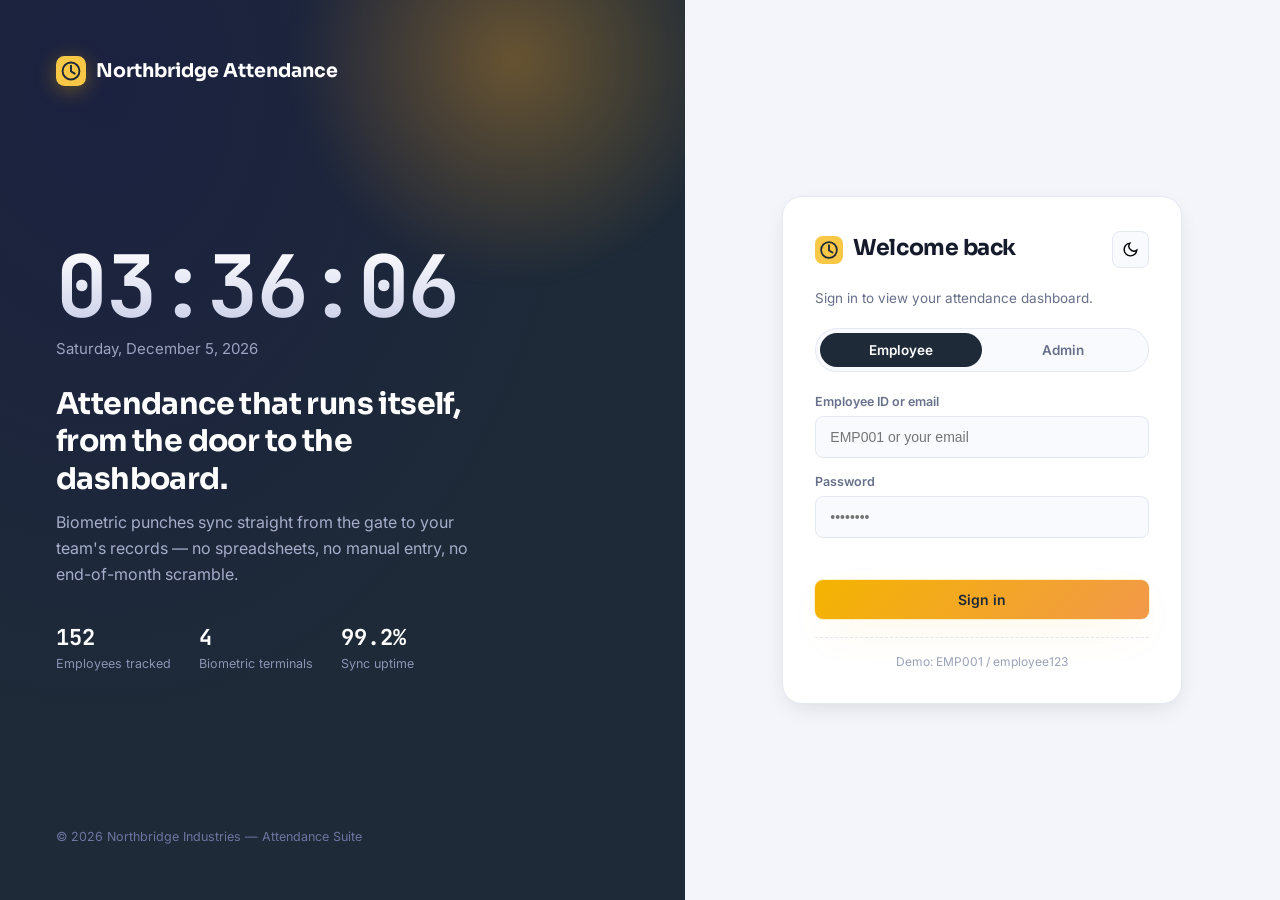
<file: index.html>
<!DOCTYPE html>
<html lang="en" data-theme="light">
<head>
<meta charset="UTF-8">
<meta name="viewport" content="width=device-width, initial-scale=1.0">
<title>Northbridge Attendance — Sign in</title>
<link rel="stylesheet" href="css/styles.css">
</head>
<body>

<div class="login-wrap">
  <div class="login-brand">
    <div class="brand-mark">
      <svg class="brand-logo" width="30" height="30" viewBox="0 0 32 32" fill="none" xmlns="http://www.w3.org/2000/svg">
        <rect width="32" height="32" rx="9" fill="url(#logoGradHero)"/>
        <circle cx="16" cy="16" r="9" stroke="#1E2A38" stroke-width="2"/>
        <path d="M16 10.5v6l4 2.3" stroke="#1E2A38" stroke-width="2.1" stroke-linecap="round" stroke-linejoin="round"/>
        <defs><linearGradient id="logoGradHero" x1="0" y1="0" x2="32" y2="32"><stop stop-color="#F9C846"/><stop offset="1" stop-color="#F2994A"/></linearGradient></defs>
      </svg>
      Northbridge Attendance
    </div>

    <div class="login-hero">
      <div class="login-clock mono" id="liveClock">00:00:00</div>
      <div class="login-date" id="liveDate">Loading date…</div>
      <h1>Attendance that runs itself, from the door to the dashboard.</h1>
      <p>Biometric punches sync straight from the gate to your team's records — no spreadsheets, no manual entry, no end-of-month scramble.</p>

      <div class="login-stats">
        <div><b class="mono">152</b><span>Employees tracked</span></div>
        <div><b class="mono">4</b><span>Biometric terminals</span></div>
        <div><b class="mono">99.2%</b><span>Sync uptime</span></div>
      </div>
    </div>

    <div class="login-foot">© 2026 Northbridge Industries — Attendance Suite</div>
  </div>

  <div class="login-panel">
    <div class="login-card" id="loginPanel" data-role="employee">
      <div class="login-card-top">
        <div style="display:flex;align-items:center;gap:10px;">
          <svg width="28" height="28" viewBox="0 0 32 32" fill="none" xmlns="http://www.w3.org/2000/svg">
            <rect width="32" height="32" rx="9" fill="url(#logoGradCard)"/>
            <circle cx="16" cy="16" r="9" stroke="#1E2A38" stroke-width="2"/>
            <path d="M16 10.5v6l4 2.3" stroke="#1E2A38" stroke-width="2.1" stroke-linecap="round" stroke-linejoin="round"/>
            <defs><linearGradient id="logoGradCard" x1="0" y1="0" x2="32" y2="32"><stop stop-color="#F9C846"/><stop offset="1" stop-color="#F2994A"/></linearGradient></defs>
          </svg>
          <h2>Welcome back</h2>
        </div>
        <button class="btn-icon" data-theme-toggle aria-label="Toggle dark mode" title="Toggle dark mode">
          <svg width="17" height="17" viewBox="0 0 24 24" fill="none" stroke="currentColor" stroke-width="2"><path d="M21 12.79A9 9 0 1 1 11.21 3 7 7 0 0 0 21 12.79z"/></svg>
        </button>
      </div>
      <p class="sub">Sign in to view your attendance dashboard.</p>

      <div class="role-tabs">
        <button type="button" class="role-tab active" data-role="employee">Employee</button>
        <button type="button" class="role-tab" data-role="admin">Admin</button>
      </div>

      <form id="loginForm" novalidate>
        <div class="field">
          <label id="idLabel" for="loginId">Employee ID or email</label>
          <input type="text" id="loginId" placeholder="EMP001 or your email" autocomplete="username" required>
        </div>
        <div class="field">
          <label for="loginPassword">Password</label>
          <input type="password" id="loginPassword" placeholder="••••••••" autocomplete="current-password" required>
        </div>
        <div class="field-error" id="loginError"></div>
        <button type="submit" class="btn btn-primary">Sign in</button>
      </form>

      <div class="cred-hint" id="credHint">Demo: EMP001 / employee123</div>
    </div>
  </div>
</div>

<script src="js/config.js"></script>
<script src="js/mockData.js"></script>
<script src="js/utils.js"></script>
<script src="js/theme.js"></script>
<script src="js/auth.js"></script>
<script>
  // If already logged in, skip straight to the right dashboard.
  (function () {
    const u = Session.get();
    if (u) window.location.href = u.role === "admin" ? "admin.html" : "employee.html";
  })();

  function tickClock() {
    const now = new Date();
    document.getElementById("liveClock").textContent = now.toLocaleTimeString("en-US", { hour12: false });
    document.getElementById("liveDate").textContent = now.toLocaleDateString("en-US", { weekday: "long", year: "numeric", month: "long", day: "numeric" });
  }
  tickClock();
  setInterval(tickClock, 1000);
</script>
</body>
</html>
</file>
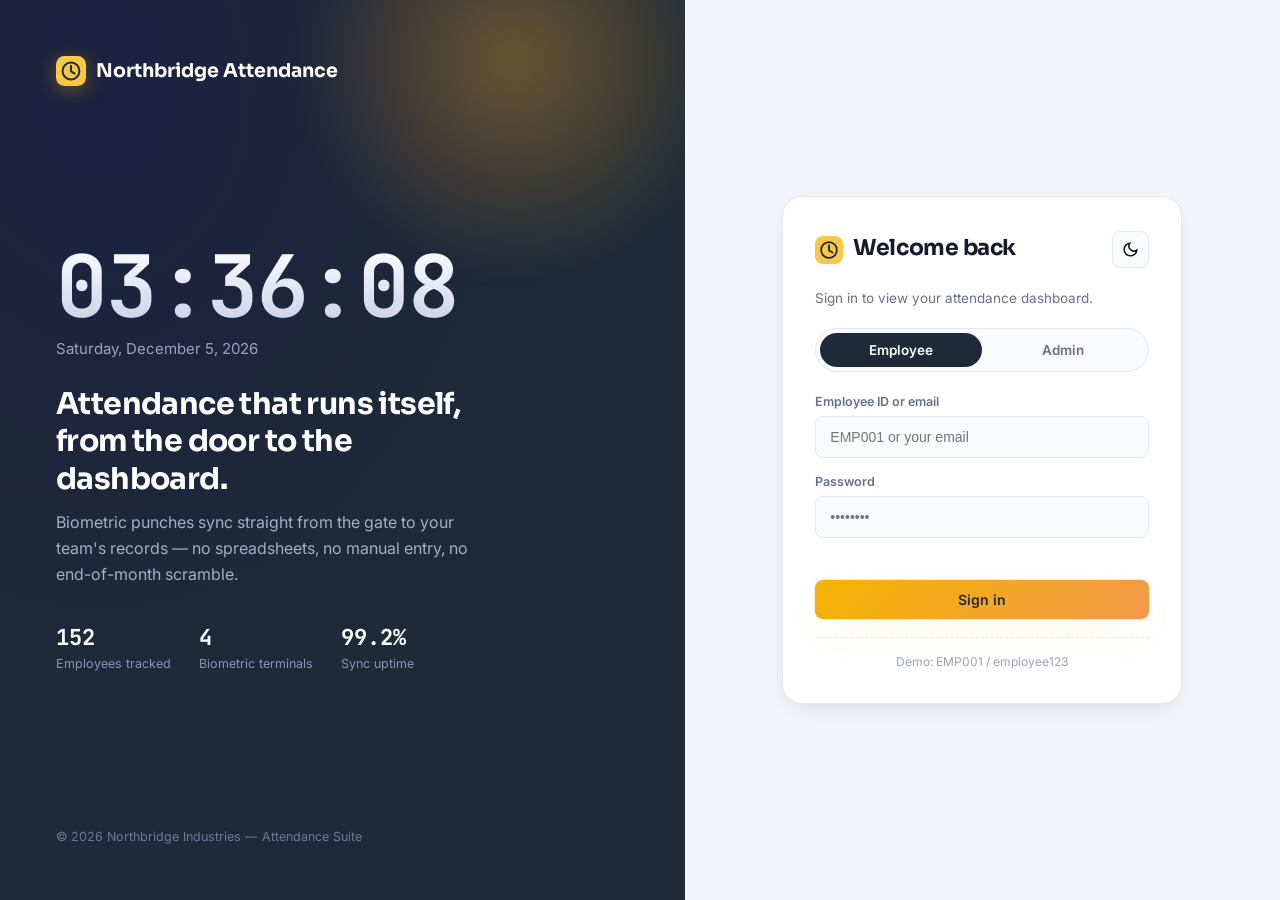
<file: admin.html>
<!DOCTYPE html>
<html lang="en" data-theme="light">
<head>
<meta charset="UTF-8">
<meta name="viewport" content="width=device-width, initial-scale=1.0">
<title>Admin Console — Northbridge Attendance</title>
<link rel="stylesheet" href="css/styles.css">
</head>
<body>

<div class="sidebar-scrim" id="scrim"></div>

<div class="app">
  <aside class="sidebar" id="sidebar">
    <div class="sidebar-brand">
      <svg class="brand-logo" width="28" height="28" viewBox="0 0 32 32" fill="none" xmlns="http://www.w3.org/2000/svg">
        <rect width="32" height="32" rx="9" fill="url(#logoGradSideAdm)"/>
        <circle cx="16" cy="16" r="9" stroke="#1E2A38" stroke-width="2"/>
        <path d="M16 10.5v6l4 2.3" stroke="#1E2A38" stroke-width="2.1" stroke-linecap="round" stroke-linejoin="round"/>
        <defs><linearGradient id="logoGradSideAdm" x1="0" y1="0" x2="32" y2="32"><stop stop-color="#F9C846"/><stop offset="1" stop-color="#F2994A"/></linearGradient></defs>
      </svg>
      Northbridge
    </div>

    <div class="nav-group-label">Admin console</div>
    <nav>
      <a href="#" class="nav-item active" data-view="overview">
        <svg width="17" height="17" viewBox="0 0 24 24" fill="none" stroke="currentColor" stroke-width="2"><rect x="3" y="3" width="7" height="9" rx="1.5"/><rect x="14" y="3" width="7" height="5" rx="1.5"/><rect x="14" y="12" width="7" height="9" rx="1.5"/><rect x="3" y="16" width="7" height="5" rx="1.5"/></svg>
        Overview
      </a>
      <a href="#" class="nav-item" data-view="employees">
        <svg width="17" height="17" viewBox="0 0 24 24" fill="none" stroke="currentColor" stroke-width="2"><path d="M17 21v-2a4 4 0 0 0-4-4H5a4 4 0 0 0-4 4v2"/><circle cx="9" cy="7" r="4"/><path d="M23 21v-2a4 4 0 0 0-3-3.87M16 3.13a4 4 0 0 1 0 7.75"/></svg>
        Employees
      </a>
      <a href="#" class="nav-item" data-view="live">
        <svg width="17" height="17" viewBox="0 0 24 24" fill="none" stroke="currentColor" stroke-width="2"><circle cx="12" cy="12" r="9"/><path d="M12 7v5l3 3"/></svg>
        Live attendance
      </a>
      <a href="#" class="nav-item" data-view="departments">
        <svg width="17" height="17" viewBox="0 0 24 24" fill="none" stroke="currentColor" stroke-width="2"><path d="M3 21V8l9-5 9 5v13M9 21v-6h6v6"/></svg>
        Departments
      </a>
      <a href="#" class="nav-item" data-view="requests">
        <svg width="17" height="17" viewBox="0 0 24 24" fill="none" stroke="currentColor" stroke-width="2"><path d="M9 11H5a2 2 0 0 0-2 2v7a2 2 0 0 0 2 2h4M9 11V9a2 2 0 0 1 2-2h6l4 4v7a2 2 0 0 1-2 2h-8"/><path d="M9 11v11M13 15h4"/></svg>
        Requests
      </a>
      <a href="#" class="nav-item" data-view="payroll">
        <svg width="17" height="17" viewBox="0 0 24 24" fill="none" stroke="currentColor" stroke-width="2"><rect x="2" y="5" width="20" height="14" rx="2"/><path d="M2 10h20M6 15h4"/></svg>
        Payroll
      </a>
      <a href="#" class="nav-item" data-view="reports">
        <svg width="17" height="17" viewBox="0 0 24 24" fill="none" stroke="currentColor" stroke-width="2"><path d="M14 3H6a2 2 0 0 0-2 2v14a2 2 0 0 0 2 2h12a2 2 0 0 0 2-2V9z"/><path d="M14 3v6h6M9 13h6M9 17h6"/></svg>
        Reports
      </a>
      <a href="#" class="nav-item" data-view="sync">
        <svg width="17" height="17" viewBox="0 0 24 24" fill="none" stroke="currentColor" stroke-width="2"><path d="M21 12a9 9 0 1 1-3-6.7"/><path d="M21 3v6h-6"/></svg>
        Machine sync
      </a>

      <div class="nav-group-label">Account</div>
      <a href="#" class="nav-item" data-view="settings">
        <svg width="17" height="17" viewBox="0 0 24 24" fill="none" stroke="currentColor" stroke-width="2"><circle cx="12" cy="12" r="3"/><path d="M19.4 15a1.65 1.65 0 0 0 .33 1.82l.06.06a2 2 0 1 1-2.83 2.83l-.06-.06a1.65 1.65 0 0 0-1.82-.33 1.65 1.65 0 0 0-1 1.51V21a2 2 0 0 1-4 0v-.09A1.65 1.65 0 0 0 9 19.4a1.65 1.65 0 0 0-1.82.33l-.06.06a2 2 0 1 1-2.83-2.83l.06-.06a1.65 1.65 0 0 0 .33-1.82 1.65 1.65 0 0 0-1.51-1H3a2 2 0 0 1 0-4h.09A1.65 1.65 0 0 0 4.6 9a1.65 1.65 0 0 0-.33-1.82l-.06-.06a2 2 0 1 1 2.83-2.83l.06.06a1.65 1.65 0 0 0 1.82.33H9a1.65 1.65 0 0 0 1-1.51V3a2 2 0 0 1 4 0v.09a1.65 1.65 0 0 0 1 1.51 1.65 1.65 0 0 0 1.82-.33l.06-.06a2 2 0 1 1 2.83 2.83l-.06.06a1.65 1.65 0 0 0-.33 1.82V9a1.65 1.65 0 0 0 1.51 1H21a2 2 0 0 1 0 4h-.09a1.65 1.65 0 0 0-1.51 1z"/></svg>
        Settings
      </a>
    </nav>

    <div class="sidebar-foot">
      <div class="sidebar-user">
        <div class="avatar" id="sideAvatar">--</div>
        <div>
          <div class="name" id="sideName">Loading…</div>
          <div class="role">Administrator</div>
        </div>
      </div>
      <a href="#" class="logout-link" id="logoutBtn">
        <svg width="14" height="14" viewBox="0 0 24 24" fill="none" stroke="currentColor" stroke-width="2"><path d="M9 21H5a2 2 0 0 1-2-2V5a2 2 0 0 1 2-2h4M16 17l5-5-5-5M21 12H9"/></svg>
        Sign out
      </a>
    </div>
  </aside>

  <div class="main">
    <header class="topbar">
      <button class="hamburger" id="hamburger" aria-label="Open menu">
        <svg width="22" height="22" viewBox="0 0 24 24" fill="none" stroke="currentColor" stroke-width="2"><path d="M3 6h18M3 12h18M3 18h18"/></svg>
      </button>
      <div class="topbar-brand">
        <span class="tb-company-pill">Northbridge Industries
          <svg width="10" height="10" viewBox="0 0 24 24" fill="none" stroke="currentColor" stroke-width="2.5"><path d="m6 9 6 6 6-6"/></svg>
        </span>
      </div>
      <div class="topbar-search">
        <svg width="15" height="15" viewBox="0 0 24 24" fill="none" stroke="currentColor" stroke-width="2"><circle cx="11" cy="11" r="7"/><path d="m21 21-4.3-4.3"/></svg>
        <input type="text" id="globalSearch" placeholder="Search employees…">
      </div>
      <div class="topbar-right">
        <span class="topbar-clock mono"><span class="live-dot"></span><span id="topClock">--:--:--</span></span>
        <div class="notif-wrap">
          <button class="btn-icon" id="notifBtn" aria-label="Notifications" title="Notifications">
            <svg width="17" height="17" viewBox="0 0 24 24" fill="none" stroke="currentColor" stroke-width="2"><path d="M18 8a6 6 0 0 0-12 0c0 7-3 9-3 9h18s-3-2-3-9"/><path d="M13.73 21a2 2 0 0 1-3.46 0"/></svg>
            <span class="tb-dot hidden" id="notifDot"></span>
          </button>
          <div class="notif-panel" id="notifPanel">
            <div class="notif-head"><strong>Notifications</strong><button id="markAllReadBtn">Mark all read</button></div>
            <div id="notifList"></div>
          </div>
        </div>
        <button class="btn-icon" data-theme-toggle aria-label="Toggle dark mode" title="Toggle dark mode">
          <svg width="17" height="17" viewBox="0 0 24 24" fill="none" stroke="currentColor" stroke-width="2"><path d="M21 12.79A9 9 0 1 1 11.21 3 7 7 0 0 0 21 12.79z"/></svg>
        </button>
      </div>
    </header>

    <main class="content">

      <!-- OVERVIEW -->
      <section class="view active" id="view-overview">
        <div class="page-head">
          <div><h1>Good to see you</h1><p class="desc" id="todayLongDate">—</p></div>
          <span class="topbar-clock mono" style="font-size:15px;"><span class="live-dot"></span><span id="heroClockAdmin">--:--:--</span></span>
        </div>

        <div class="grid grid-4 stagger-in" style="margin-bottom:18px;" id="kpiRow"></div>

        <div class="grid grid-2-1" style="margin-bottom:18px;">
          <div class="card">
            <div class="card-title">Attendance trend — last 14 days</div>
            <canvas class="chart-canvas" id="trendChart"></canvas>
          </div>
          <div class="card">
            <div class="card-title">Today's breakdown</div>
            <canvas class="chart-canvas sm" id="todayDonut"></canvas>
            <div class="cal-legend" style="margin-top:10px;justify-content:center;">
              <span><i style="background:var(--ok)"></i>Present</span>
              <span><i style="background:var(--warn)"></i>Late</span>
              <span><i style="background:var(--danger)"></i>Absent</span>
              <span><i style="background:var(--info)"></i>Leave</span>
            </div>
          </div>
        </div>

        <div class="grid grid-2-1">
          <div class="card">
            <div class="card-title">Department-wise presence today <span class="link" data-goto="departments">View all</span></div>
            <div class="grid grid-2" id="deptMiniRow"></div>
          </div>
          <div class="card">
            <div class="card-title">Live feed <span class="link" data-goto="live">Open live view</span></div>
            <div id="miniLiveFeed"></div>
          </div>
        </div>
      </section>

      <!-- EMPLOYEES -->
      <section class="view" id="view-employees">
        <div class="page-head"><div><h1>All employees</h1><p class="desc">152 employees across 9 departments.</p></div></div>
        <div class="card">
          <div class="table-toolbar">
            <div class="filter-row">
              <input type="text" class="search-input" id="empSearch" placeholder="Search by name, ID, email…">
              <select class="select" id="empDeptFilter"><option value="">All departments</option></select>
              <select class="select" id="empStatusFilter">
                <option value="">All statuses</option><option>Active</option><option>Inactive</option>
              </select>
            </div>
            <div style="display:flex;gap:8px;">
              <button class="btn btn-ghost btn-sm" id="exportEmpBtn">
                <svg width="14" height="14" viewBox="0 0 24 24" fill="none" stroke="currentColor" stroke-width="2"><path d="M12 3v12m0 0-4-4m4 4 4-4M4 21h16"/></svg>
                Export CSV
              </button>
              <button class="btn btn-primary btn-sm" id="addEmpBtn" style="width:auto;">
                <svg width="14" height="14" viewBox="0 0 24 24" fill="none" stroke="currentColor" stroke-width="2"><path d="M12 5v14M5 12h14"/></svg>
                Add employee
              </button>
            </div>
          </div>
          <div class="table-wrap">
            <table>
              <thead><tr><th>Employee</th><th>Department</th><th>Designation</th><th>Status</th><th>Joined</th><th></th></tr></thead>
              <tbody id="empTableBody"></tbody>
            </table>
          </div>
          <div class="pagination" id="empPagination"></div>
        </div>
      </section>

      <!-- LIVE ATTENDANCE -->
      <section class="view" id="view-live">
        <div class="page-head">
          <div><h1>Live attendance — today</h1><p class="desc" id="liveDateLabel">—</p></div>
          <span class="badge badge-online" id="liveSyncBadge">● Synced just now</span>
        </div>
        <div class="grid grid-4 stagger-in" style="margin-bottom:18px;" id="liveStatRow"></div>
        <div class="card">
          <div class="table-toolbar">
            <div class="filter-row">
              <input type="text" class="search-input" id="liveSearch" placeholder="Search employee…">
              <select class="select" id="liveStatusFilter">
                <option value="">All statuses</option><option>Present</option><option>Late</option><option>Absent</option><option>Half Day</option><option>On Leave</option>
              </select>
            </div>
          </div>
          <div class="table-wrap">
            <table>
              <thead><tr><th>Employee</th><th>Department</th><th>Status</th><th>Punch In</th><th>Punch Out</th><th>Working hours</th></tr></thead>
              <tbody id="liveTableBody"></tbody>
            </table>
          </div>
        </div>
      </section>

      <!-- DEPARTMENTS -->
      <section class="view" id="view-departments">
        <div class="page-head"><div><h1>Departments</h1><p class="desc">Headcount and today's presence, by team.</p></div></div>
        <div class="grid grid-3 stagger-in" id="deptGrid"></div>
      </section>

      <!-- REPORTS -->
      <section class="view" id="view-reports">
        <div class="page-head"><div><h1>Reports</h1><p class="desc">Generate a range report, or pull the current late/absentee list.</p></div></div>

        <div class="card" style="margin-bottom:18px;">
          <div class="card-title">Date range report</div>
          <div class="filter-row" style="margin-bottom:16px;">
            <input type="date" class="select" id="repFrom">
            <input type="date" class="select" id="repTo">
            <select class="select" id="repDept"><option value="">All departments</option></select>
            <button class="btn btn-primary btn-sm" id="repGenerate" style="width:auto;">Generate report</button>
          </div>
          <div class="grid grid-4" id="repSummaryRow"></div>
        </div>

        <div class="card">
          <div class="table-toolbar">
            <div class="card-title" style="margin-bottom:0;">Late & absentee records</div>
            <button class="btn btn-ghost btn-sm" id="exportRepBtn">
              <svg width="14" height="14" viewBox="0 0 24 24" fill="none" stroke="currentColor" stroke-width="2"><path d="M12 3v12m0 0-4-4m4 4 4-4M4 21h16"/></svg>
              Export CSV
            </button>
          </div>
          <div class="table-wrap">
            <table>
              <thead><tr><th>Employee</th><th>Department</th><th>Date</th><th>Status</th><th>Late by</th></tr></thead>
              <tbody id="repTableBody"></tbody>
            </table>
          </div>
          <div class="pagination" id="repPagination"></div>
        </div>
      </section>

      <!-- MACHINE SYNC -->
      <section class="view" id="view-sync">
        <div class="page-head">
          <div><h1>Machine sync status</h1><p class="desc">Biometric terminals feeding attendance into the sheet.</p></div>
          <button class="btn btn-primary btn-sm" id="syncNowBtn" style="width:auto;">Sync now</button>
        </div>
        <div class="grid grid-2-1">
          <div class="card">
            <div class="card-title">Terminals</div>
            <div id="deviceList"></div>
          </div>
          <div class="card">
            <div class="card-title">Sync log</div>
            <div id="syncLog"></div>
          </div>
        </div>
      </section>

      <!-- REQUESTS -->
      <section class="view" id="view-requests">
        <div class="page-head"><div><h1>Leave &amp; regularization requests</h1><p class="desc">Review and action requests submitted by employees.</p></div></div>
        <div class="card">
          <div class="request-tabs" id="reqTabs">
            <button class="request-tab active" data-status="Pending">Pending</button>
            <button class="request-tab" data-status="Approved">Approved</button>
            <button class="request-tab" data-status="Rejected">Rejected</button>
            <button class="request-tab" data-status="">All</button>
          </div>
          <div class="table-wrap">
            <table>
              <thead><tr><th>Employee</th><th>Type</th><th>Details</th><th>Reason</th><th>Submitted</th><th>Status</th><th></th></tr></thead>
              <tbody id="reqTableBody"></tbody>
            </table>
          </div>
        </div>
      </section>

      <!-- PAYROLL -->
      <section class="view" id="view-payroll">
        <div class="page-head">
          <div><h1>Payroll</h1><p class="desc">Attendance-based payroll summary for the company.</p></div>
          <select class="select" id="payrollMonthSelect"></select>
        </div>
        <div class="grid grid-4 stagger-in" style="margin-bottom:18px;" id="payrollSummaryRow"></div>
        <div class="card">
          <div class="table-toolbar">
            <input type="text" class="search-input" id="payrollSearch" placeholder="Search employee…">
            <button class="btn btn-ghost btn-sm" id="exportPayrollBtn">
              <svg width="14" height="14" viewBox="0 0 24 24" fill="none" stroke="currentColor" stroke-width="2"><path d="M12 3v12m0 0-4-4m4 4 4-4M4 21h16"/></svg>
              Export CSV
            </button>
          </div>
          <div class="table-wrap">
            <table>
              <thead><tr><th>Employee</th><th>Department</th><th>Present</th><th>Absent</th><th>Gross</th><th>Deductions</th><th>Net pay</th><th></th></tr></thead>
              <tbody id="payrollTableBody"></tbody>
            </table>
          </div>
        </div>
      </section>

      <!-- SETTINGS -->
      <section class="view" id="view-settings">
        <div class="page-head"><div><h1>Settings</h1><p class="desc">Company defaults and admin notification preferences.</p></div></div>
        <div class="grid grid-2-1">
          <div class="card">
            <div class="card-title">Company &amp; shift defaults</div>
            <form id="adminSettingsForm">
              <div class="field"><label>Company name</label><input type="text" id="setCompanyName"></div>
              <div class="form-row-2">
                <div class="field"><label>Shift start</label><input type="time" id="setShiftStart"></div>
                <div class="field"><label>Shift end</label><input type="time" id="setShiftEnd"></div>
              </div>
              <div class="field"><label>Late grace period (minutes)</label><input type="number" id="setGrace" min="0" max="120"></div>
              <button type="submit" class="btn btn-primary" style="width:auto;">Save settings</button>
            </form>
          </div>
          <div class="card">
            <div class="card-title">Admin notification preferences</div>
            <div class="toggle-row">
              <div><b>Device offline alerts</b><span>Notify when a biometric terminal drops</span></div>
              <label class="switch"><input type="checkbox" checked><span class="slider"></span></label>
            </div>
            <div class="toggle-row">
              <div><b>New request alerts</b><span>Leave and regularization submissions</span></div>
              <label class="switch"><input type="checkbox" checked><span class="slider"></span></label>
            </div>
            <div class="toggle-row">
              <div><b>Daily attendance digest</b><span>Summary email every morning at 9 AM</span></div>
              <label class="switch"><input type="checkbox"><span class="slider"></span></label>
            </div>
          </div>
        </div>
      </section>

    </main>
  </div>
</div>

<div class="overlay" id="empOverlay"></div>
<div class="drawer" id="empDrawer">
  <div class="drawer-head">
    <strong>Employee profile</strong>
    <button class="drawer-close" id="drawerClose">✕</button>
  </div>
  <div class="drawer-body" id="empDrawerBody"></div>
</div>

<script src="js/config.js"></script>
<script src="js/mockData.js"></script>
<script src="js/utils.js"></script>
<script src="js/theme.js"></script>
<script src="js/auth.js"></script>
<script src="js/admin.js"></script>
</body>
</html>
</file>
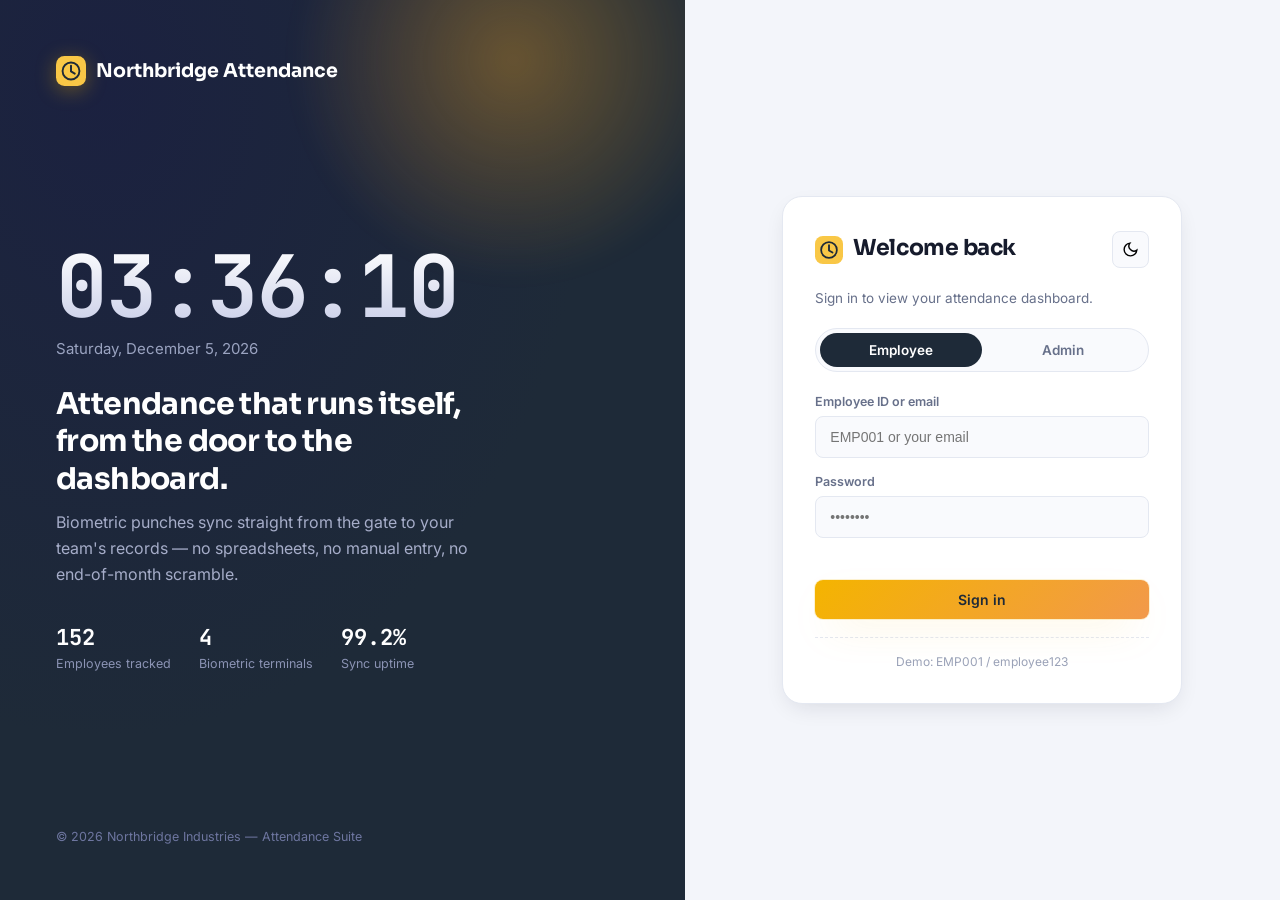
<file: employee.html>
<!DOCTYPE html>
<html lang="en" data-theme="light">
<head>
<meta charset="UTF-8">
<meta name="viewport" content="width=device-width, initial-scale=1.0">
<title>My Attendance — Northbridge</title>
<link rel="stylesheet" href="css/styles.css">
</head>
<body>

<div class="sidebar-scrim" id="scrim"></div>

<div class="app">
  <aside class="sidebar" id="sidebar">
    <div class="sidebar-brand">
      <svg class="brand-logo" width="28" height="28" viewBox="0 0 32 32" fill="none" xmlns="http://www.w3.org/2000/svg">
        <rect width="32" height="32" rx="9" fill="url(#logoGradSideEmp)"/>
        <circle cx="16" cy="16" r="9" stroke="#1E2A38" stroke-width="2"/>
        <path d="M16 10.5v6l4 2.3" stroke="#1E2A38" stroke-width="2.1" stroke-linecap="round" stroke-linejoin="round"/>
        <defs><linearGradient id="logoGradSideEmp" x1="0" y1="0" x2="32" y2="32"><stop stop-color="#F9C846"/><stop offset="1" stop-color="#F2994A"/></linearGradient></defs>
      </svg>
      Northbridge
    </div>

    <div class="nav-group-label">Menu</div>
    <nav>
      <a href="#" class="nav-item active" data-view="overview">
        <svg width="17" height="17" viewBox="0 0 24 24" fill="none" stroke="currentColor" stroke-width="2"><rect x="3" y="3" width="7" height="9" rx="1.5"/><rect x="14" y="3" width="7" height="5" rx="1.5"/><rect x="14" y="12" width="7" height="9" rx="1.5"/><rect x="3" y="16" width="7" height="5" rx="1.5"/></svg>
        Overview
      </a>
      <a href="#" class="nav-item" data-view="calendar">
        <svg width="17" height="17" viewBox="0 0 24 24" fill="none" stroke="currentColor" stroke-width="2"><rect x="3" y="4" width="18" height="17" rx="2"/><path d="M3 9h18M8 3v4M16 3v4"/></svg>
        Calendar
      </a>
      <a href="#" class="nav-item" data-view="stats">
        <svg width="17" height="17" viewBox="0 0 24 24" fill="none" stroke="currentColor" stroke-width="2"><path d="M3 20V10M10 20V4M17 20v-7"/></svg>
        Statistics
      </a>
      <a href="#" class="nav-item" data-view="history">
        <svg width="17" height="17" viewBox="0 0 24 24" fill="none" stroke="currentColor" stroke-width="2"><path d="M3 12a9 9 0 1 0 3-6.7"/><path d="M3 4v5h5M12 7v5l3 3"/></svg>
        History
      </a>
      <a href="#" class="nav-item" data-view="leave">
        <svg width="17" height="17" viewBox="0 0 24 24" fill="none" stroke="currentColor" stroke-width="2"><path d="M9 11H5a2 2 0 0 0-2 2v7a2 2 0 0 0 2 2h4M9 11V9a2 2 0 0 1 2-2h6l4 4v7a2 2 0 0 1-2 2h-8"/><path d="M9 11v11M13 15h4"/></svg>
        Leave &amp; Requests
      </a>
      <a href="#" class="nav-item" data-view="payroll">
        <svg width="17" height="17" viewBox="0 0 24 24" fill="none" stroke="currentColor" stroke-width="2"><rect x="2" y="5" width="20" height="14" rx="2"/><path d="M2 10h20M6 15h4"/></svg>
        Payroll
      </a>

      <div class="nav-group-label">Account</div>
      <a href="#" class="nav-item" data-view="profile">
        <svg width="17" height="17" viewBox="0 0 24 24" fill="none" stroke="currentColor" stroke-width="2"><circle cx="12" cy="8" r="4"/><path d="M4 21c1.5-4.5 5-6 8-6s6.5 1.5 8 6"/></svg>
        My Profile
      </a>
      <a href="#" class="nav-item" data-view="settings">
        <svg width="17" height="17" viewBox="0 0 24 24" fill="none" stroke="currentColor" stroke-width="2"><circle cx="12" cy="12" r="3"/><path d="M19.4 15a1.65 1.65 0 0 0 .33 1.82l.06.06a2 2 0 1 1-2.83 2.83l-.06-.06a1.65 1.65 0 0 0-1.82-.33 1.65 1.65 0 0 0-1 1.51V21a2 2 0 0 1-4 0v-.09A1.65 1.65 0 0 0 9 19.4a1.65 1.65 0 0 0-1.82.33l-.06.06a2 2 0 1 1-2.83-2.83l.06-.06a1.65 1.65 0 0 0 .33-1.82 1.65 1.65 0 0 0-1.51-1H3a2 2 0 0 1 0-4h.09A1.65 1.65 0 0 0 4.6 9a1.65 1.65 0 0 0-.33-1.82l-.06-.06a2 2 0 1 1 2.83-2.83l.06.06a1.65 1.65 0 0 0 1.82.33H9a1.65 1.65 0 0 0 1-1.51V3a2 2 0 0 1 4 0v.09a1.65 1.65 0 0 0 1 1.51 1.65 1.65 0 0 0 1.82-.33l.06-.06a2 2 0 1 1 2.83 2.83l-.06.06a1.65 1.65 0 0 0-.33 1.82V9a1.65 1.65 0 0 0 1.51 1H21a2 2 0 0 1 0 4h-.09a1.65 1.65 0 0 0-1.51 1z"/></svg>
        Settings
      </a>
    </nav>

    <div class="sidebar-foot">
      <div class="sidebar-user">
        <div class="avatar" id="sideAvatar">--</div>
        <div>
          <div class="name" id="sideName">Loading…</div>
          <div class="role" id="sideRole">Employee</div>
        </div>
      </div>
      <a href="#" class="logout-link" id="logoutBtn">
        <svg width="14" height="14" viewBox="0 0 24 24" fill="none" stroke="currentColor" stroke-width="2"><path d="M9 21H5a2 2 0 0 1-2-2V5a2 2 0 0 1 2-2h4M16 17l5-5-5-5M21 12H9"/></svg>
        Sign out
      </a>
    </div>
  </aside>

  <div class="main">
    <header class="topbar">
      <button class="hamburger" id="hamburger" aria-label="Open menu">
        <svg width="22" height="22" viewBox="0 0 24 24" fill="none" stroke="currentColor" stroke-width="2"><path d="M3 6h18M3 12h18M3 18h18"/></svg>
      </button>
      <div class="topbar-brand">
        <span class="tb-company-pill">Northbridge Industries
          <svg width="10" height="10" viewBox="0 0 24 24" fill="none" stroke="currentColor" stroke-width="2.5"><path d="m6 9 6 6 6-6"/></svg>
        </span>
      </div>
      <div class="topbar-search">
        <svg width="15" height="15" viewBox="0 0 24 24" fill="none" stroke="currentColor" stroke-width="2"><circle cx="11" cy="11" r="7"/><path d="m21 21-4.3-4.3"/></svg>
        <input type="text" id="historySearch" placeholder="Search attendance history…">
      </div>
      <div class="topbar-right">
        <span class="topbar-clock mono"><span class="live-dot"></span><span id="topClock">--:--:--</span></span>
        <div class="notif-wrap">
          <button class="btn-icon" id="notifBtn" aria-label="Notifications" title="Notifications">
            <svg width="17" height="17" viewBox="0 0 24 24" fill="none" stroke="currentColor" stroke-width="2"><path d="M18 8a6 6 0 0 0-12 0c0 7-3 9-3 9h18s-3-2-3-9"/><path d="M13.73 21a2 2 0 0 1-3.46 0"/></svg>
            <span class="tb-dot hidden" id="notifDot"></span>
          </button>
          <div class="notif-panel" id="notifPanel">
            <div class="notif-head"><strong>Notifications</strong><button id="markAllReadBtn">Mark all read</button></div>
            <div id="notifList"></div>
          </div>
        </div>
        <button class="btn-icon" data-theme-toggle aria-label="Toggle dark mode" title="Toggle dark mode">
          <svg width="17" height="17" viewBox="0 0 24 24" fill="none" stroke="currentColor" stroke-width="2"><path d="M21 12.79A9 9 0 1 1 11.21 3 7 7 0 0 0 21 12.79z"/></svg>
        </button>
      </div>
    </header>

    <main class="content">

      <!-- OVERVIEW -->
      <section class="view active" id="view-overview">
        <div class="page-head">
          <div>
            <h1 id="greeting">Welcome back</h1>
            <p class="desc" id="todayLongDate">—</p>
          </div>
        </div>

        <div class="grid grid-2-1" style="margin-bottom:18px;">
          <div class="card hero-clock-card">
            <div class="hero-top">
              <div>
                <div style="font-size:12.5px;color:#9AA3C0;margin-bottom:4px;">Today's status</div>
                <span class="status-pill" id="todayStatusPill"><span class="dotting"></span> —</span>
              </div>
              <div class="mono" style="font-size:26px;font-weight:700;" id="heroClock">--:--:--</div>
            </div>
            <div class="hero-punch-row">
              <div class="punch"><b class="mono" id="heroPunchIn">--:--</b><span>Punch In</span></div>
              <div class="punch"><b class="mono" id="heroPunchOut">--:--</b><span>Punch Out</span></div>
              <div class="punch"><b class="mono" id="heroWorked">--h --m</b><span>Worked today</span></div>
              <div class="punch"><b class="mono" id="heroShift">09:30–18:30</b><span>Shift window</span></div>
            </div>
            <div class="hero-progress"><i id="heroProgressBar" style="width:0%"></i></div>
            <div class="hero-foot">
              <span id="heroProgressLabel">0% of your 8h target</span>
              <span id="heroSyncNote">Synced from Main Gate Terminal</span>
            </div>
          </div>

          <div class="card" style="display:flex;flex-direction:column;">
            <div class="card-title">This month at a glance</div>
            <canvas class="chart-canvas sm" id="monthDonut" style="flex:1;"></canvas>
            <div class="cal-legend" style="margin-top:10px;justify-content:center;">
              <span><i style="background:var(--ok)"></i>Present</span>
              <span><i style="background:var(--warn)"></i>Late</span>
              <span><i style="background:var(--danger)"></i>Absent</span>
              <span><i style="background:var(--info)"></i>Leave</span>
            </div>
          </div>
        </div>

        <div class="grid grid-4 stagger-in" style="margin-bottom:18px;" id="statCardsRow">
          <!-- filled by JS -->
        </div>

        <div class="grid grid-2-1">
          <div class="card">
            <div class="card-title">Working hours — last 14 days <span class="link" data-goto="stats">View full stats</span></div>
            <canvas class="chart-canvas" id="hoursTrendChart"></canvas>
          </div>
          <div class="card">
            <div class="card-title">Recent activity</div>
            <div id="recentActivityList"></div>
          </div>
        </div>
      </section>

      <!-- CALENDAR -->
      <section class="view" id="view-calendar">
        <div class="page-head">
          <div><h1>Attendance calendar</h1><p class="desc">Every working day, color-coded. Click a day for details.</p></div>
        </div>
        <div class="grid grid-2-1">
          <div class="card">
            <div class="calendar-head">
              <h3 id="calMonthLabel">—</h3>
              <div class="calendar-nav">
                <button class="btn-icon" id="calPrev"><svg width="15" height="15" viewBox="0 0 24 24" fill="none" stroke="currentColor" stroke-width="2"><path d="m15 18-6-6 6-6"/></svg></button>
                <button class="btn-icon" id="calNext"><svg width="15" height="15" viewBox="0 0 24 24" fill="none" stroke="currentColor" stroke-width="2"><path d="m9 18 6-6-6-6"/></svg></button>
              </div>
            </div>
            <div class="cal-grid" id="calDowRow"></div>
            <div class="cal-grid" id="calGrid" style="margin-top:6px;"></div>
            <div class="cal-legend">
              <span><i style="background:var(--ok)"></i>Present</span>
              <span><i style="background:var(--warn)"></i>Late</span>
              <span><i style="background:var(--danger)"></i>Absent</span>
              <span><i style="background:var(--info)"></i>Leave / Half day</span>
              <span><i style="background:var(--muted-2)"></i>Weekend</span>
            </div>
          </div>
          <div class="card" id="dayDetailCard">
            <div class="card-title">Day details</div>
            <div id="dayDetailBody" style="color:var(--muted);font-size:13.5px;">Select a day on the calendar to see punch details.</div>
          </div>
        </div>
      </section>

      <!-- STATISTICS -->
      <section class="view" id="view-stats">
        <div class="page-head">
          <div><h1>Monthly statistics</h1><p class="desc">Your attendance patterns for the selected month.</p></div>
          <select class="select" id="statsMonthSelect"></select>
        </div>
        <div class="grid grid-4 stagger-in" style="margin-bottom:18px;" id="statsSummaryRow"></div>
        <div class="grid grid-2-1">
          <div class="card">
            <div class="card-title">Daily working hours</div>
            <canvas class="chart-canvas" id="statsBarChart"></canvas>
          </div>
          <div class="card">
            <div class="card-title">Status breakdown</div>
            <canvas class="chart-canvas" id="statsDonutChart"></canvas>
          </div>
        </div>
      </section>

      <!-- HISTORY -->
      <section class="view" id="view-history">
        <div class="page-head">
          <div><h1>Attendance history</h1><p class="desc">Full punch record, searchable and filterable.</p></div>
        </div>
        <div class="card">
          <div class="table-toolbar">
            <div class="filter-row">
              <select class="select" id="historyStatusFilter">
                <option value="">All statuses</option>
                <option>Present</option><option>Late</option><option>Absent</option>
                <option>Half Day</option><option>On Leave</option><option>Weekend</option>
              </select>
              <input type="date" class="select" id="historyFrom">
              <input type="date" class="select" id="historyTo">
            </div>
            <button class="btn btn-ghost btn-sm" id="exportHistoryBtn">
              <svg width="14" height="14" viewBox="0 0 24 24" fill="none" stroke="currentColor" stroke-width="2"><path d="M12 3v12m0 0-4-4m4 4 4-4M4 21h16"/></svg>
              Export CSV
            </button>
          </div>
          <div class="table-wrap">
            <table>
              <thead><tr><th>Date</th><th>Status</th><th>Punch In</th><th>Punch Out</th><th>Working hours</th><th>Late by</th></tr></thead>
              <tbody id="historyTableBody"></tbody>
            </table>
          </div>
          <div class="pagination" id="historyPagination"></div>
        </div>
      </section>

      <!-- PROFILE -->
      <section class="view" id="view-profile">
        <div class="page-head"><div><h1>My profile</h1><p class="desc">Details synced from the employee master sheet.</p></div></div>
        <div class="grid grid-2-1">
          <div class="card">
            <div class="profile-head" style="margin-bottom:20px;">
              <div class="avatar" id="profAvatar">--</div>
              <div>
                <h3 id="profName">—</h3>
                <span id="profDesig">—</span>
              </div>
            </div>
            <div class="two-col-info" id="profInfoGrid"></div>
          </div>
          <div class="card">
            <div class="card-title">Overall attendance rate</div>
            <canvas class="chart-canvas sm" id="profileDonut"></canvas>
            <p style="text-align:center;color:var(--muted);font-size:12.5px;margin-top:8px;">Based on the last 90 working days</p>
          </div>
        </div>
      </section>

      <!-- LEAVE & REQUESTS -->
      <section class="view" id="view-leave">
        <div class="page-head">
          <div><h1>Leave &amp; requests</h1><p class="desc">Check your balances, apply for leave, or request a punch correction.</p></div>
          <div style="display:flex;gap:10px;">
            <button class="btn btn-ghost btn-sm" id="openRegularizeBtn">Request correction</button>
            <button class="btn btn-primary btn-sm" id="openLeaveBtn" style="width:auto;">Apply for leave</button>
          </div>
        </div>
        <div class="grid grid-3 stagger-in" id="leaveBalanceRow" style="margin-bottom:18px;"></div>
        <div class="card">
          <div class="request-tabs" id="myReqTabs">
            <button class="request-tab active" data-status="">All</button>
            <button class="request-tab" data-status="Pending">Pending</button>
            <button class="request-tab" data-status="Approved">Approved</button>
            <button class="request-tab" data-status="Rejected">Rejected</button>
          </div>
          <div class="table-wrap">
            <table>
              <thead><tr><th>Type</th><th>Details</th><th>Reason</th><th>Submitted</th><th>Status</th></tr></thead>
              <tbody id="myRequestsBody"></tbody>
            </table>
          </div>
        </div>
      </section>

      <!-- PAYROLL -->
      <section class="view" id="view-payroll">
        <div class="page-head">
          <div><h1>Payroll</h1><p class="desc">Your computed payslip based on attendance for the month.</p></div>
          <select class="select" id="payslipMonthSelect"></select>
        </div>
        <div id="payslipContainer"></div>
      </section>

      <!-- SETTINGS -->
      <section class="view" id="view-settings">
        <div class="page-head"><div><h1>Settings</h1><p class="desc">Update your contact details and notification preferences.</p></div></div>
        <div class="grid grid-2-1">
          <div class="card">
            <div class="card-title">Contact details</div>
            <form id="settingsForm">
              <div class="form-row-2">
                <div class="field"><label>Email</label><input type="email" id="setEmail" required></div>
                <div class="field"><label>Phone</label><input type="tel" id="setPhone" required></div>
              </div>
              <button type="submit" class="btn btn-primary" style="width:auto;">Save changes</button>
            </form>
            <div class="divider"></div>
            <div class="card-title">Change password</div>
            <form id="passwordForm">
              <div class="form-row-2">
                <div class="field"><label>New password</label><input type="password" id="setPass1" placeholder="••••••••" required></div>
                <div class="field"><label>Confirm password</label><input type="password" id="setPass2" placeholder="••••••••" required></div>
              </div>
              <button type="submit" class="btn btn-ghost" style="width:auto;">Update password</button>
            </form>
          </div>
          <div class="card">
            <div class="card-title">Notification preferences</div>
            <div class="toggle-row">
              <div><b>Attendance sync alerts</b><span>Get notified when your punch syncs</span></div>
              <label class="switch"><input type="checkbox" checked><span class="slider"></span></label>
            </div>
            <div class="toggle-row">
              <div><b>Leave request updates</b><span>Approvals and rejections</span></div>
              <label class="switch"><input type="checkbox" checked><span class="slider"></span></label>
            </div>
            <div class="toggle-row">
              <div><b>Weekly summary email</b><span>Your attendance recap every Monday</span></div>
              <label class="switch"><input type="checkbox"><span class="slider"></span></label>
            </div>
          </div>
        </div>
      </section>

    </main>
  </div>
</div>

<div class="overlay" id="dayOverlay"></div>

<script src="js/config.js"></script>
<script src="js/mockData.js"></script>
<script src="js/utils.js"></script>
<script src="js/theme.js"></script>
<script src="js/auth.js"></script>
<script src="js/employee.js"></script>
</body>
</html>
</file>
<file: css/styles.css>
/* =========================================================================
   PayPeople-style Attendance Suite — design system
   Font roles: Sora = display/headings, Inter = UI/body, JetBrains Mono =
   time & numeric read-outs (a punch-clock product lives and dies by exact
   digits, so a tabular monospace face for time/stats is functional, not
   decorative).
   ========================================================================= */

@import url('https://fonts.googleapis.com/css2?family=Sora:wght@400;500;600;700;800&family=Inter:wght@400;500;600;700&family=JetBrains+Mono:wght@500;600;700&display=swap');

:root {
  --bg: #F3F5FA;
  --surface: #FFFFFF;
  --surface-2: #F9FAFD;
  --surface-raised: #FFFFFF;
  --border: #E4E8F1;
  --border-soft: #ECEFF6;
  --text: #161B2C;
  --muted: #67708A;
  --muted-2: #9AA2B8;

  --accent: #F4B400;
  --accent-2: #F2994A;
  --accent-deep: #DB9E00;
  --accent-soft: #FFF4D6;
  --accent-ink: #7A5200;
  --ink: #1E2A38;
  --ink-2: #2A3A4D;

  --ok: #17A673;
  --ok-bg: #E4F7EF;
  --warn: #E08A00;
  --warn-bg: #FFF3DC;
  --danger: #E14B4B;
  --danger-bg: #FDEAEA;
  --info: #3E6BF0;
  --info-bg: #EAF0FF;

  --radius-sm: 8px;
  --radius-md: 14px;
  --radius-lg: 20px;
  --radius-pill: 999px;

  --shadow-1: 0 1px 2px rgba(20, 24, 45, 0.04);
  --shadow-2: 0 8px 24px -8px rgba(20, 24, 45, 0.14);
  --shadow-glow: 0 0 0 1px rgba(244, 180, 0, 0.18), 0 16px 40px -16px rgba(244, 180, 0, 0.38);

  --sidebar-w: 248px;
  --topbar-h: 68px;

  --ease: cubic-bezier(.22,.9,.32,1);
  --font-display: 'Sora', sans-serif;
  --font-body: 'Inter', sans-serif;
  --font-mono: 'JetBrains Mono', monospace;
}

[data-theme="dark"] {
  --bg: #0A0D17;
  --surface: #121729;
  --surface-2: #161C31;
  --surface-raised: #1A2138;
  --border: #262E4A;
  --border-soft: #1E2540;
  --text: #EAECF6;
  --muted: #9AA3C0;
  --muted-2: #626C90;

  --accent: #F4B400;
  --accent-2: #F2994A;
  --accent-deep: #FFC72C;
  --accent-soft: rgba(244, 180, 0, 0.14);
  --accent-ink: #FFE3AB;
  --ink: #05070E;
  --ink-2: #0D1122;

  --ok: #29C793;
  --ok-bg: rgba(41, 199, 147, 0.14);
  --warn: #F0A93B;
  --warn-bg: rgba(240, 169, 59, 0.14);
  --danger: #F2685E;
  --danger-bg: rgba(242, 104, 94, 0.14);
  --info: #6C93FF;
  --info-bg: rgba(108, 147, 255, 0.14);

  --shadow-1: 0 1px 2px rgba(0, 0, 0, 0.3);
  --shadow-2: 0 12px 30px -10px rgba(0, 0, 0, 0.55);
  --shadow-glow: 0 0 0 1px rgba(245, 166, 35, 0.22), 0 16px 40px -16px rgba(245, 166, 35, 0.4);
}

* { box-sizing: border-box; }
html, body { height: 100%; }
body {
  margin: 0;
  background: var(--bg);
  color: var(--text);
  font-family: var(--font-body);
  -webkit-font-smoothing: antialiased;
  transition: background .35s var(--ease), color .35s var(--ease);
}
h1, h2, h3, h4 { font-family: var(--font-display); margin: 0; letter-spacing: -0.02em; }
p { margin: 0; }
a { color: inherit; text-decoration: none; }
button { font-family: inherit; cursor: pointer; }
::selection { background: var(--accent); color: var(--ink); }
.mono { font-family: var(--font-mono); font-variant-numeric: tabular-nums; }
.hidden { display: none !important; }
.sr-only { position: absolute; width: 1px; height: 1px; overflow: hidden; clip: rect(0,0,0,0); }

::-webkit-scrollbar { width: 10px; height: 10px; }
::-webkit-scrollbar-track { background: transparent; }
::-webkit-scrollbar-thumb { background: var(--border); border-radius: 10px; }
::-webkit-scrollbar-thumb:hover { background: var(--muted-2); }

@media (prefers-reduced-motion: reduce) {
  *, *::before, *::after { animation-duration: 0.001ms !important; transition-duration: 0.001ms !important; }
}

/* =============================== KEYFRAMES ============================= */
@keyframes fadeUp { from { opacity: 0; transform: translateY(14px); } to { opacity: 1; transform: translateY(0); } }
@keyframes fadeIn { from { opacity: 0; } to { opacity: 1; } }
@keyframes popIn { from { opacity: 0; transform: scale(.94); } to { opacity: 1; transform: scale(1); } }
@keyframes pulseDot { 0%,100% { box-shadow: 0 0 0 0 rgba(23,166,115,.45); } 70% { box-shadow: 0 0 0 8px rgba(23,166,115,0); } }
@keyframes shimmer { 0% { background-position: -400px 0; } 100% { background-position: 400px 0; } }
@keyframes spin { to { transform: rotate(360deg); } }
@keyframes shake { 10%,90% { transform: translateX(-1px); } 20%,80% { transform: translateX(2px); } 30%,50%,70% { transform: translateX(-4px); } 40%,60% { transform: translateX(4px); } }
@keyframes floatSlow { 0%,100% { transform: translateY(0); } 50% { transform: translateY(-10px); } }
@keyframes drawRing { from { stroke-dashoffset: 283; } }
@keyframes ticker { 0% { opacity: 0; transform: translateY(-6px); } 15% { opacity: 1; transform: translateY(0); } 85% { opacity: 1; } 100% { opacity: 0; transform: translateY(6px); } }

.stagger-in > * { animation: fadeUp .6s var(--ease) both; }
.stagger-in > *:nth-child(1) { animation-delay: .02s; }
.stagger-in > *:nth-child(2) { animation-delay: .07s; }
.stagger-in > *:nth-child(3) { animation-delay: .12s; }
.stagger-in > *:nth-child(4) { animation-delay: .17s; }
.stagger-in > *:nth-child(5) { animation-delay: .22s; }
.stagger-in > *:nth-child(6) { animation-delay: .27s; }

/* ================================ LOGIN ================================= */
.login-wrap {
  min-height: 100vh;
  display: grid;
  grid-template-columns: 1.15fr 1fr;
}
.login-brand {
  position: relative;
  background: radial-gradient(120% 120% at 15% 10%, #1B2140 0%, var(--ink) 60%);
  color: #fff;
  padding: 56px;
  display: flex;
  flex-direction: column;
  justify-content: space-between;
  overflow: hidden;
}
.login-brand::before {
  content: "";
  position: absolute; inset: -20% -10% auto auto; width: 480px; height: 480px;
  background: radial-gradient(circle, rgba(245,166,35,.35), transparent 65%);
  filter: blur(10px);
  animation: floatSlow 9s ease-in-out infinite;
}
.brand-mark { display: flex; align-items: center; gap: 10px; font-family: var(--font-display); font-weight: 700; font-size: 19px; z-index: 1; }
.brand-mark .dot { width: 10px; height: 10px; border-radius: 50%; background: var(--accent); animation: pulseDot 2.2s infinite; }
.login-card-top .brand-logo, .login-card-top .brand-mark { display: flex; }
.login-hero { z-index: 1; }
.login-clock {
  font-family: var(--font-mono);
  font-size: clamp(52px, 8vw, 86px);
  font-weight: 700;
  letter-spacing: -0.02em;
  line-height: 1;
  margin-bottom: 10px;
  background: linear-gradient(180deg, #fff, #C9CEE8);
  -webkit-background-clip: text; background-clip: text; color: transparent;
}
.login-date { color: #9AA3C0; font-size: 15px; margin-bottom: 28px; }
.login-hero h1 { font-size: 30px; font-weight: 700; max-width: 460px; line-height: 1.25; margin-bottom: 12px; }
.login-hero p { color: #A6ADC9; max-width: 420px; line-height: 1.6; }
.login-stats { display: flex; gap: 28px; margin-top: 36px; z-index: 1; }
.login-stats div b { display: block; font-family: var(--font-mono); font-size: 22px; }
.login-stats div span { color: #8B93B4; font-size: 12.5px; }
.login-foot { color: #6E76A0; font-size: 12.5px; z-index: 1; }

.login-panel {
  display: flex; align-items: center; justify-content: center;
  padding: 40px; background: var(--bg);
}
.login-card {
  width: 100%; max-width: 400px;
  background: var(--surface);
  border: 1px solid var(--border);
  border-radius: var(--radius-lg);
  padding: 34px 32px;
  box-shadow: var(--shadow-2);
  animation: popIn .55s var(--ease) both;
}
.login-card-top { display: flex; align-items: center; justify-content: space-between; margin-bottom: 22px; }
.login-card h2 { font-size: 22px; margin-bottom: 4px; }
.login-card .sub { color: var(--muted); font-size: 13.5px; margin-bottom: 22px; }

.role-tabs { display: flex; background: var(--surface-2); border: 1px solid var(--border); border-radius: var(--radius-pill); padding: 4px; margin-bottom: 22px; }
.role-tab { flex: 1; text-align: center; padding: 9px 0; border: none; background: none; border-radius: var(--radius-pill); font-weight: 600; font-size: 13.5px; color: var(--muted); transition: all .25s var(--ease); }
.role-tab.active { background: var(--ink); color: #fff; }
[data-theme="dark"] .role-tab.active { background: var(--accent); color: var(--ink); }

.field { margin-bottom: 16px; }
.field label { display: block; font-size: 12.5px; font-weight: 600; color: var(--muted); margin-bottom: 7px; }
.field input {
  width: 100%; padding: 12px 14px; border-radius: var(--radius-sm);
  border: 1.5px solid var(--border); background: var(--surface-2); color: var(--text);
  font-size: 14px; transition: border-color .2s, box-shadow .2s;
}
.field input:focus { outline: none; border-color: var(--accent); box-shadow: 0 0 0 4px rgba(245,166,35,.15); }
.field-error { color: var(--danger); font-size: 12.5px; min-height: 18px; margin: -4px 0 12px; }

.btn {
  display: inline-flex; align-items: center; justify-content: center; gap: 8px;
  border: none; border-radius: var(--radius-sm); font-weight: 600; font-size: 14px;
  padding: 11px 18px; transition: transform .18s var(--ease), box-shadow .25s, background .25s, filter .2s;
}
.btn:active { transform: scale(.97); }
.btn-primary { background: linear-gradient(135deg, var(--accent), var(--accent-2)); color: var(--ink); width: 100%; box-shadow: var(--shadow-glow); position: relative; }
.btn-primary:hover { filter: brightness(1.04); }
.btn-primary.loading { color: transparent; pointer-events: none; }
.btn-primary.loading::after {
  content: ""; position: absolute; width: 18px; height: 18px; border-radius: 50%;
  border: 2.5px solid rgba(20,20,20,.25); border-top-color: var(--ink); animation: spin .7s linear infinite;
}
.btn-primary.success { background: var(--ok); color: #fff; }
.btn-ghost { background: var(--surface-2); color: var(--text); border: 1px solid var(--border); }
.btn-ghost:hover { border-color: var(--accent); }
.btn-sm { padding: 7px 12px; font-size: 12.5px; }
.btn-icon { padding: 9px; border-radius: var(--radius-sm); background: var(--surface-2); border: 1px solid var(--border); display: inline-flex; }
.btn-icon:hover { border-color: var(--accent); }

.cred-hint { text-align: center; font-size: 12px; color: var(--muted-2); margin-top: 18px; padding-top: 16px; border-top: 1px dashed var(--border); }
.shake { animation: shake .45s; }

/* ============================ APP SHELL ================================ */
.app {
  display: grid;
  grid-template-columns: var(--sidebar-w) 1fr;
  min-height: 100vh;
}
.sidebar {
  background: var(--ink);
  color: #C9CEE8;
  padding: 22px 16px;
  display: flex; flex-direction: column;
  position: sticky; top: 0; height: 100vh;
  z-index: 40;
}
.sidebar-brand { display: flex; align-items: center; gap: 10px; padding: 6px 10px 26px; font-family: var(--font-display); font-weight: 700; color: #fff; font-size: 16.5px; }
.sidebar-brand .dot { width: 9px; height: 9px; border-radius: 50%; background: var(--accent); animation: pulseDot 2.2s infinite; }
.brand-logo { flex-shrink: 0; filter: drop-shadow(0 4px 10px rgba(244,180,0,.35)); }
.nav-group-label { font-size: 10.5px; text-transform: uppercase; letter-spacing: .08em; color: #5C648A; margin: 18px 12px 8px; }
.nav-item {
  display: flex; align-items: center; gap: 12px; padding: 10px 12px; border-radius: var(--radius-sm);
  font-size: 13.8px; font-weight: 500; color: #AEB4D6; position: relative; margin-bottom: 2px;
  transition: background .2s, color .2s;
}
.nav-item svg { flex-shrink: 0; opacity: .85; }
.nav-item:hover { background: rgba(255,255,255,.06); color: #fff; }
.nav-item.active { background: rgba(245,166,35,.14); color: var(--accent); }
.nav-item.active::before { content: ""; position: absolute; left: -16px; top: 50%; transform: translateY(-50%); width: 3px; height: 18px; background: var(--accent); border-radius: 3px; transition: all .3s var(--ease); }
.sidebar-foot { margin-top: auto; padding-top: 16px; border-top: 1px solid rgba(255,255,255,.08); }
.sidebar-user { display: flex; align-items: center; gap: 10px; padding: 8px 10px; border-radius: var(--radius-sm); }
.sidebar-user:hover { background: rgba(255,255,255,.06); }
.avatar {
  width: 34px; height: 34px; border-radius: 50%; display: flex; align-items: center; justify-content: center;
  font-weight: 700; font-size: 12.5px; color: #fff; flex-shrink: 0;
  background: linear-gradient(135deg, var(--accent), #E0862F);
}
.sidebar-user .name { font-size: 13px; font-weight: 600; color: #fff; }
.sidebar-user .role { font-size: 11px; color: #8188B0; }
.logout-link { display: flex; align-items: center; gap: 8px; font-size: 12.5px; color: #8188B0; padding: 10px; margin-top: 4px; }
.logout-link:hover { color: var(--danger); }

.main { min-width: 0; display: flex; flex-direction: column; }
.topbar {
  height: var(--topbar-h); position: sticky; top: 0; z-index: 30;
  background: color-mix(in srgb, var(--bg) 82%, transparent);
  backdrop-filter: blur(10px);
  border-bottom: 1px solid var(--border);
  display: flex; align-items: center; justify-content: space-between;
  padding: 0 26px; gap: 18px;
}
.hamburger { display: none; background: none; border: none; color: var(--text); }
.topbar-brand { display: flex; align-items: center; gap: 10px; }
.tb-company-pill {
  display: flex; align-items: center; gap: 6px; font-size: 12.8px; font-weight: 700; color: var(--text);
  background: var(--surface-2); border: 1px solid var(--border); padding: 7px 12px; border-radius: var(--radius-pill);
}
.tb-company-pill svg { opacity: .55; }
.topbar-search { flex: 1; max-width: 380px; position: relative; }
.topbar-search input {
  width: 100%; padding: 9px 14px 9px 36px; border-radius: var(--radius-pill);
  border: 1.5px solid var(--border); background: var(--surface); color: var(--text); font-size: 13.5px;
}
.topbar-search input:focus { outline: none; border-color: var(--accent); }
.topbar-search svg { position: absolute; left: 12px; top: 50%; transform: translateY(-50%); opacity: .5; }
.topbar-right { display: flex; align-items: center; gap: 10px; }
.btn-icon { position: relative; }
.btn-icon .tb-dot { position: absolute; top: 6px; right: 6px; width: 7px; height: 7px; border-radius: 50%; background: var(--danger); border: 2px solid var(--surface); }
.topbar-clock { font-family: var(--font-mono); font-size: 13.5px; color: var(--muted); display: flex; align-items: center; gap: 7px; }
.topbar-clock .live-dot { width: 6px; height: 6px; border-radius: 50%; background: var(--ok); animation: pulseDot 2s infinite; }

.content { padding: 26px; flex: 1; }
.view { display: none; animation: fadeUp .5s var(--ease) both; }
.view.active { display: block; }

.page-head { display: flex; align-items: flex-end; justify-content: space-between; margin-bottom: 22px; gap: 16px; flex-wrap: wrap; }
.page-head h1 { font-size: 24px; }
.page-head .desc { color: var(--muted); font-size: 13.5px; margin-top: 4px; }

/* ================================ GRID ================================== */
.grid { display: grid; gap: 18px; }
.grid-4 { grid-template-columns: repeat(4, 1fr); }
.grid-3 { grid-template-columns: repeat(3, 1fr); }
.grid-2 { grid-template-columns: repeat(2, 1fr); }
.grid-2-1 { grid-template-columns: 2fr 1fr; }
.grid-1-2 { grid-template-columns: 1fr 2fr; }
@media (max-width: 1180px) { .grid-4 { grid-template-columns: repeat(2,1fr); } .grid-3 { grid-template-columns: repeat(2,1fr); } .grid-2-1, .grid-1-2 { grid-template-columns: 1fr; } }
@media (max-width: 620px) { .grid-4, .grid-3, .grid-2 { grid-template-columns: 1fr; } }

/* =============================== CARDS =================================== */
.card {
  background: var(--surface); border: 1px solid var(--border); border-radius: var(--radius-md);
  padding: 20px; box-shadow: var(--shadow-1); transition: box-shadow .25s, transform .25s, border-color .25s;
}
.card:hover { box-shadow: var(--shadow-2); transform: translateY(-2px); }
.card-flat { box-shadow: none; }
.card-title { font-size: 13px; font-weight: 600; color: var(--muted); display: flex; align-items: center; justify-content: space-between; margin-bottom: 14px; }
.card-title .link { color: var(--accent); font-weight: 600; font-size: 12.5px; }

.stat-card { display: flex; flex-direction: column; gap: 10px; position: relative; overflow: hidden; }
.stat-card .icon-badge { width: 38px; height: 38px; border-radius: 10px; display: flex; align-items: center; justify-content: center; }
.stat-card .val { font-family: var(--font-mono); font-size: 27px; font-weight: 700; letter-spacing: -0.01em; }
.stat-card .lbl { color: var(--muted); font-size: 12.8px; }
.stat-card .delta { font-size: 11.5px; font-weight: 600; display: inline-flex; align-items: center; gap: 4px; width: fit-content; padding: 2px 8px; border-radius: var(--radius-pill); }
.delta-up { color: var(--ok); background: var(--ok-bg); }
.delta-down { color: var(--danger); background: var(--danger-bg); }

.hero-clock-card {
  background: radial-gradient(120% 160% at 0% 0%, var(--ink-2), var(--ink) 70%);
  color: #fff; border: none; position: relative; overflow: hidden;
}
.hero-clock-card::after { content:""; position:absolute; right:-60px; bottom:-60px; width:220px; height:220px; border-radius:50%; background: radial-gradient(circle, rgba(245,166,35,.28), transparent 70%); }
.hero-top { display: flex; align-items: center; justify-content: space-between; margin-bottom: 18px; }
.status-pill { display: inline-flex; align-items: center; gap: 6px; padding: 5px 12px; border-radius: var(--radius-pill); font-size: 12px; font-weight: 700; text-transform: uppercase; letter-spacing: .03em; }
.status-pill .dotting { width: 6px; height: 6px; border-radius: 50%; }
.pill-present { background: var(--ok-bg); color: var(--ok); }
.pill-late { background: var(--warn-bg); color: var(--warn); }
.pill-absent { background: var(--danger-bg); color: var(--danger); }
.pill-leave, .pill-halfday, .pill-weekend { background: var(--info-bg); color: var(--info); }
.hero-clock-card .status-pill { background: rgba(255,255,255,.12); color: var(--accent-2); }
.hero-punch-row { display: flex; gap: 34px; margin: 18px 0 22px; flex-wrap: wrap; }
.hero-punch-row .punch b { display: block; font-family: var(--font-mono); font-size: 26px; font-weight: 700; }
.hero-punch-row .punch span { font-size: 12px; color: #9AA3C0; }
.hero-progress { height: 6px; border-radius: 4px; background: rgba(255,255,255,.12); overflow: hidden; margin-bottom: 8px; }
.hero-progress i { display: block; height: 100%; background: linear-gradient(90deg, var(--accent), var(--accent-2)); border-radius: 4px; transition: width 1s var(--ease); }
.hero-foot { display: flex; justify-content: space-between; font-size: 12px; color: #9AA3C0; }

/* =============================== BADGES ================================= */
.badge { display: inline-flex; align-items: center; gap: 5px; padding: 4px 10px; border-radius: var(--radius-pill); font-size: 11.5px; font-weight: 700; }
.badge::before { content: ""; width: 6px; height: 6px; border-radius: 50%; background: currentColor; }
.badge-present { background: var(--ok-bg); color: var(--ok); }
.badge-late { background: var(--warn-bg); color: var(--warn); }
.badge-absent { background: var(--danger-bg); color: var(--danger); }
.badge-halfday, .badge-onleave, .badge-weekend { background: var(--info-bg); color: var(--info); }
.badge-online { background: var(--ok-bg); color: var(--ok); }
.badge-offline { background: var(--danger-bg); color: var(--danger); }

/* =============================== TABLE =================================== */
.table-wrap { overflow-x: auto; border-radius: var(--radius-md); border: 1px solid var(--border); background: var(--surface); }
table { width: 100%; border-collapse: collapse; min-width: 640px; }
thead th {
  text-align: left; font-size: 11.5px; text-transform: uppercase; letter-spacing: .04em;
  padding: 13px 16px; border-bottom: 1px solid var(--border); white-space: nowrap;
  background: linear-gradient(90deg, var(--accent), var(--accent-2)); color: var(--ink); font-weight: 700;
}
[data-theme="dark"] thead th { color: var(--ink); }
tbody td { padding: 13px 16px; font-size: 13.5px; border-bottom: 1px solid var(--border-soft); white-space: nowrap; }
tbody tr { transition: background .15s; }
tbody tr:hover { background: var(--surface-2); }
tbody tr:last-child td { border-bottom: none; }
.row-name { display: flex; align-items: center; gap: 10px; }
.row-name .avatar { width: 30px; height: 30px; font-size: 11px; }
.row-name .meta b { display: block; font-size: 13px; }
.row-name .meta span { font-size: 11.5px; color: var(--muted); }
.table-toolbar { display: flex; align-items: center; justify-content: space-between; gap: 14px; margin-bottom: 14px; flex-wrap: wrap; }
.filter-row { display: flex; gap: 10px; flex-wrap: wrap; }
.select, .search-input {
  padding: 9px 12px; border-radius: var(--radius-sm); border: 1.5px solid var(--border);
  background: var(--surface); color: var(--text); font-size: 13px; font-family: inherit;
}
.select:focus, .search-input:focus { outline: none; border-color: var(--accent); }
.search-input { min-width: 200px; }
.pagination { display: flex; align-items: center; justify-content: space-between; padding: 14px 16px; font-size: 12.5px; color: var(--muted); }
.pagination .pg-btns { display: flex; gap: 6px; }
.pg-btn { width: 30px; height: 30px; border-radius: 8px; border: 1px solid var(--border); background: var(--surface); display: flex; align-items: center; justify-content: center; }
.pg-btn:hover:not(:disabled) { border-color: var(--accent); }
.pg-btn:disabled { opacity: .4; cursor: not-allowed; }
.empty-state { text-align: center; padding: 50px 20px; color: var(--muted); }
.empty-state svg { opacity: .35; margin-bottom: 10px; }

.skeleton { position: relative; overflow: hidden; background: var(--border-soft); border-radius: 6px; color: transparent !important; }
.skeleton::after { content:""; position: absolute; inset:0; background: linear-gradient(90deg, transparent, rgba(255,255,255,.35), transparent); background-size: 400px 100%; animation: shimmer 1.3s infinite; }
[data-theme="dark"] .skeleton::after { background: linear-gradient(90deg, transparent, rgba(255,255,255,.06), transparent); background-size: 400px 100%; }

/* ============================== CALENDAR ================================= */
.calendar-head { display: flex; align-items: center; justify-content: space-between; margin-bottom: 16px; }
.calendar-head h3 { font-size: 16px; }
.calendar-nav { display: flex; gap: 6px; }
.cal-grid { display: grid; grid-template-columns: repeat(7, 1fr); gap: 6px; }
.cal-dow { text-align: center; font-size: 11px; color: var(--muted-2); font-weight: 700; padding-bottom: 6px; }
.cal-day {
  aspect-ratio: 1; border-radius: 10px; border: 1px solid var(--border-soft); background: var(--surface-2);
  display: flex; flex-direction: column; align-items: center; justify-content: center; gap: 3px;
  font-size: 12.5px; cursor: pointer; transition: transform .15s, border-color .15s;
  animation: popIn .3s var(--ease) both;
}
.cal-day:hover { transform: translateY(-2px); border-color: var(--accent); }
.cal-day.empty { background: none; border: none; cursor: default; }
.cal-day.empty:hover { transform: none; }
.cal-day .d-num { font-weight: 600; }
.cal-day .d-dot { width: 6px; height: 6px; border-radius: 50%; }
.cal-day.today { border-color: var(--accent); box-shadow: 0 0 0 2px rgba(245,166,35,.18); }
.cal-legend { display: flex; gap: 16px; margin-top: 16px; flex-wrap: wrap; }
.cal-legend span { display: flex; align-items: center; gap: 6px; font-size: 12px; color: var(--muted); }
.cal-legend i { width: 8px; height: 8px; border-radius: 50%; }

/* =========================== DEPARTMENT CARDS ============================ */
.dept-card { display: flex; flex-direction: column; gap: 12px; }
.dept-card-top { display: flex; align-items: center; justify-content: space-between; }
.dept-card-top h4 { font-size: 15px; }
.dept-card-top span { font-size: 12px; color: var(--muted); }
.progress-bar { height: 8px; border-radius: 5px; background: var(--border-soft); overflow: hidden; }
.progress-bar i { display: block; height: 100%; border-radius: 5px; background: linear-gradient(90deg, var(--ok), #58D8AA); transition: width 1s var(--ease); }
.dept-stats-row { display: flex; justify-content: space-between; font-size: 12px; color: var(--muted); }
.dept-stats-row b { color: var(--text); font-family: var(--font-mono); }

/* ============================== SYNC / DEVICES ============================ */
.device-row { display: flex; align-items: center; gap: 14px; padding: 14px; border: 1px solid var(--border); border-radius: var(--radius-md); margin-bottom: 10px; }
.device-icon { width: 40px; height: 40px; border-radius: 10px; background: var(--surface-2); display: flex; align-items: center; justify-content: center; flex-shrink: 0; }
.device-info b { font-size: 13.5px; display: block; }
.device-info span { font-size: 12px; color: var(--muted); }
.device-row .status-side { margin-left: auto; text-align: right; }
.device-row .status-side .synced-at { font-size: 11px; color: var(--muted-2); margin-top: 4px; }
.log-item { display: flex; gap: 10px; padding: 10px 0; border-bottom: 1px solid var(--border-soft); font-size: 12.8px; }
.log-item:last-child { border-bottom: none; }
.log-dot { width: 8px; height: 8px; border-radius: 50%; margin-top: 4px; flex-shrink: 0; }
.log-time { color: var(--muted-2); font-size: 11px; font-family: var(--font-mono); }
.log-ok .log-dot { background: var(--ok); }
.log-warn .log-dot { background: var(--warn); }
.log-error .log-dot { background: var(--danger); }

.live-feed-item {
  display: flex; align-items: center; gap: 12px; padding: 11px 4px;
  border-bottom: 1px solid var(--border-soft); animation: fadeUp .4s var(--ease) both;
}

/* =========================== MODAL / DRAWER =============================== */
.overlay {
  position: fixed; inset: 0; background: rgba(8,10,20,.55); backdrop-filter: blur(2px);
  z-index: 90; opacity: 0; pointer-events: none; transition: opacity .3s var(--ease);
}
.overlay.show { opacity: 1; pointer-events: auto; }
.drawer {
  position: fixed; top: 0; right: 0; height: 100vh; width: min(420px, 92vw);
  background: var(--surface); z-index: 91; box-shadow: -20px 0 50px rgba(0,0,0,.25);
  transform: translateX(100%); transition: transform .4s var(--ease);
  display: flex; flex-direction: column;
}
.drawer.show { transform: translateX(0); }
.drawer-head { display: flex; align-items: center; justify-content: space-between; padding: 20px 22px; border-bottom: 1px solid var(--border); }
.drawer-body { padding: 22px; overflow-y: auto; flex: 1; }
.drawer-close { background: var(--surface-2); border: 1px solid var(--border); border-radius: 8px; width: 32px; height: 32px; }

/* ================================ TOASTS ================================== */
.toast-host { position: fixed; bottom: 22px; right: 22px; z-index: 200; display: flex; flex-direction: column; gap: 10px; }
.toast {
  display: flex; align-items: center; gap: 10px; background: var(--ink); color: #fff;
  padding: 12px 16px; border-radius: 12px; font-size: 13px; box-shadow: var(--shadow-2);
  transform: translateY(12px); opacity: 0; transition: all .3s var(--ease);
}
.toast.show { transform: translateY(0); opacity: 1; }
.toast-dot { width: 8px; height: 8px; border-radius: 50%; background: var(--ok); flex-shrink: 0; }
.toast-warn .toast-dot { background: var(--warn); }
.toast-error .toast-dot { background: var(--danger); }

/* ================================ MISC ===================================== */
.divider { height: 1px; background: var(--border); margin: 18px 0; }
.tag-row { display: flex; gap: 8px; flex-wrap: wrap; }
.chart-canvas { width: 100%; height: 220px; display: block; }
.chart-canvas.sm { height: 140px; }
.spark-canvas { width: 100%; height: 34px; display: block; }
.two-col-info { display: grid; grid-template-columns: 1fr 1fr; gap: 14px; }
.info-item span { display: block; font-size: 11.5px; color: var(--muted); margin-bottom: 3px; }
.info-item b { font-size: 13.5px; }
.profile-head { display: flex; align-items: center; gap: 16px; }
.profile-head .avatar { width: 62px; height: 62px; font-size: 20px; }
.profile-head h3 { font-size: 18px; }
.profile-head span { color: var(--muted); font-size: 13px; }

/* ============================== MODALS ===================================== */
.modal-overlay { align-items: center; justify-content: center; display: flex; padding: 20px; }
.modal {
  width: 100%; max-width: 460px; max-height: 88vh; overflow-y: auto;
  background: var(--surface); border-radius: var(--radius-lg); box-shadow: var(--shadow-2);
  transform: scale(.94) translateY(10px); opacity: 0; transition: all .3s var(--ease);
}
.modal.show { transform: scale(1) translateY(0); opacity: 1; }
.modal-wide { max-width: 640px; }
.modal-head { display: flex; align-items: center; justify-content: space-between; padding: 18px 22px; border-bottom: 1px solid var(--border); position: sticky; top: 0; background: var(--surface); border-radius: var(--radius-lg) var(--radius-lg) 0 0; }
.modal-head strong { font-family: var(--font-display); font-size: 16px; }
.modal-body { padding: 22px; }
.modal-foot { display: flex; justify-content: flex-end; gap: 10px; padding: 16px 22px; border-top: 1px solid var(--border); }
.form-row-2 { display: grid; grid-template-columns: 1fr 1fr; gap: 14px; }
@media (max-width: 480px) { .form-row-2 { grid-template-columns: 1fr; } }
textarea.field-textarea {
  width: 100%; padding: 12px 14px; border-radius: var(--radius-sm); border: 1.5px solid var(--border);
  background: var(--surface-2); color: var(--text); font-size: 14px; font-family: inherit; resize: vertical; min-height: 80px;
}
textarea.field-textarea:focus { outline: none; border-color: var(--accent); box-shadow: 0 0 0 4px rgba(244,180,0,.15); }

/* ============================ NOTIFICATIONS ================================= */
.notif-panel {
  position: absolute; top: calc(100% + 10px); right: 0; width: 340px; max-height: 420px; overflow-y: auto;
  background: var(--surface); border: 1px solid var(--border); border-radius: var(--radius-md); box-shadow: var(--shadow-2);
  z-index: 60; opacity: 0; transform: translateY(-8px); pointer-events: none; transition: all .25s var(--ease);
}
.notif-panel.show { opacity: 1; transform: translateY(0); pointer-events: auto; }
.notif-head { display: flex; align-items: center; justify-content: space-between; padding: 14px 16px; border-bottom: 1px solid var(--border); position: sticky; top: 0; background: var(--surface); }
.notif-head strong { font-size: 13.5px; }
.notif-head button { font-size: 11.5px; color: var(--accent-deep); background: none; border: none; font-weight: 700; }
.notif-item { display: flex; gap: 10px; padding: 12px 16px; border-bottom: 1px solid var(--border-soft); position: relative; }
.notif-item:last-child { border-bottom: none; }
.notif-item .n-dot { width: 8px; height: 8px; border-radius: 50%; margin-top: 5px; flex-shrink: 0; }
.notif-item.unread { background: var(--accent-soft); }
.notif-item .n-title { font-size: 12.8px; font-weight: 700; margin-bottom: 2px; }
.notif-item .n-body { font-size: 11.8px; color: var(--muted); line-height: 1.45; }
.notif-item .n-time { font-size: 10.5px; color: var(--muted-2); margin-top: 4px; }
.notif-wrap { position: relative; }

/* ============================ REQUEST BADGES ================================= */
.badge-pending { background: var(--warn-bg); color: var(--warn); }
.badge-approved { background: var(--ok-bg); color: var(--ok); }
.badge-rejected { background: var(--danger-bg); color: var(--danger); }
.badge-inactive { background: var(--danger-bg); color: var(--danger); }

/* ============================ LEAVE BALANCE ================================== */
.leave-bal-card { text-align: center; }
.leave-bal-ring { width: 84px; height: 84px; margin: 0 auto 10px; position: relative; }
.leave-bal-ring svg { transform: rotate(-90deg); }
.leave-bal-ring .track { fill: none; stroke: var(--border-soft); stroke-width: 7; }
.leave-bal-ring .fill { fill: none; stroke: var(--accent); stroke-width: 7; stroke-linecap: round; transition: stroke-dashoffset 1s var(--ease); }
.leave-bal-ring .lbl { position: absolute; inset: 0; display: flex; align-items: center; justify-content: center; font-family: var(--font-mono); font-weight: 700; font-size: 15px; }
.request-tabs { display: flex; gap: 8px; margin-bottom: 16px; flex-wrap: wrap; }
.request-tab { padding: 8px 14px; border-radius: var(--radius-pill); border: 1.5px solid var(--border); background: var(--surface); font-size: 12.8px; font-weight: 600; color: var(--muted); }
.request-tab.active { background: var(--ink); color: #fff; border-color: var(--ink); }
[data-theme="dark"] .request-tab.active { background: var(--accent); color: var(--ink); border-color: var(--accent); }

/* ============================== PAYSLIP ====================================== */
.payslip-card { background: var(--surface); border: 1px solid var(--border); border-radius: var(--radius-lg); overflow: hidden; }
.payslip-head { background: linear-gradient(120deg, var(--ink), var(--ink-2)); color: #fff; padding: 24px; display: flex; justify-content: space-between; align-items: flex-start; flex-wrap: wrap; gap: 14px; }
.payslip-head .ps-net { text-align: right; }
.payslip-head .ps-net b { font-family: var(--font-mono); font-size: 26px; display: block; background: linear-gradient(180deg,#fff,#FFE3AB); -webkit-background-clip: text; background-clip: text; color: transparent; }
.payslip-head .ps-net span { font-size: 11.5px; color: #B9C0DA; }
.payslip-body { padding: 22px; }
.ps-line { display: flex; justify-content: space-between; padding: 10px 0; border-bottom: 1px dashed var(--border-soft); font-size: 13.5px; }
.ps-line:last-child { border-bottom: none; }
.ps-line b { font-family: var(--font-mono); }
.ps-line.total { font-weight: 700; font-size: 15px; border-top: 2px solid var(--border); margin-top: 6px; padding-top: 14px; border-bottom: none; }
.ps-section-label { font-size: 11px; text-transform: uppercase; letter-spacing: .06em; color: var(--muted-2); font-weight: 700; margin: 16px 0 4px; }

/* ============================== TOGGLE SWITCH ================================= */
.toggle-row { display: flex; align-items: center; justify-content: space-between; padding: 14px 0; border-bottom: 1px solid var(--border-soft); }
.toggle-row:last-child { border-bottom: none; }
.toggle-row div b { display: block; font-size: 13.5px; }
.toggle-row div span { font-size: 12px; color: var(--muted); }
.switch { position: relative; width: 42px; height: 24px; flex-shrink: 0; }
.switch input { opacity: 0; width: 0; height: 0; }
.switch .slider { position: absolute; inset: 0; background: var(--border); border-radius: var(--radius-pill); cursor: pointer; transition: background .25s; }
.switch .slider::before { content: ""; position: absolute; width: 18px; height: 18px; left: 3px; top: 3px; background: #fff; border-radius: 50%; transition: transform .25s var(--ease); box-shadow: 0 1px 3px rgba(0,0,0,.3); }
.switch input:checked + .slider { background: var(--accent); }
.switch input:checked + .slider::before { transform: translateX(18px); }

/* ============================= RESPONSIVE ================================== */
@media (max-width: 980px) {
  .app { grid-template-columns: 1fr; }
  .sidebar {
    position: fixed; left: 0; top: 0; height: 100vh; transform: translateX(-100%);
    transition: transform .35s var(--ease); width: 240px; box-shadow: 20px 0 50px rgba(0,0,0,.3);
  }
  .sidebar.open { transform: translateX(0); }
  .hamburger { display: inline-flex; }
  .sidebar-scrim { position: fixed; inset: 0; background: rgba(0,0,0,.4); z-index: 39; opacity: 0; pointer-events: none; transition: opacity .3s; }
  .sidebar-scrim.show { opacity: 1; pointer-events: auto; }
  .topbar-search { display: none; }
  .login-wrap { grid-template-columns: 1fr; }
  .login-brand { display: none; }
}
@media (max-width: 640px) {
  .content { padding: 16px; }
  .topbar { padding: 0 14px; }
  thead { display: none; }
  table, tbody, tr, td { display: block; width: 100%; }
  tbody tr { border-bottom: 1px solid var(--border); padding: 10px 4px; }
  tbody td { display: flex; justify-content: space-between; gap: 10px; border: none; padding: 6px 4px; white-space: normal; text-align: right; }
  tbody td::before { content: attr(data-label); font-weight: 600; color: var(--muted); text-align: left; }
  .table-wrap { border: none; background: none; }
  tbody tr { background: var(--surface); border: 1px solid var(--border); border-radius: var(--radius-md); margin-bottom: 10px; }
}
</file>
